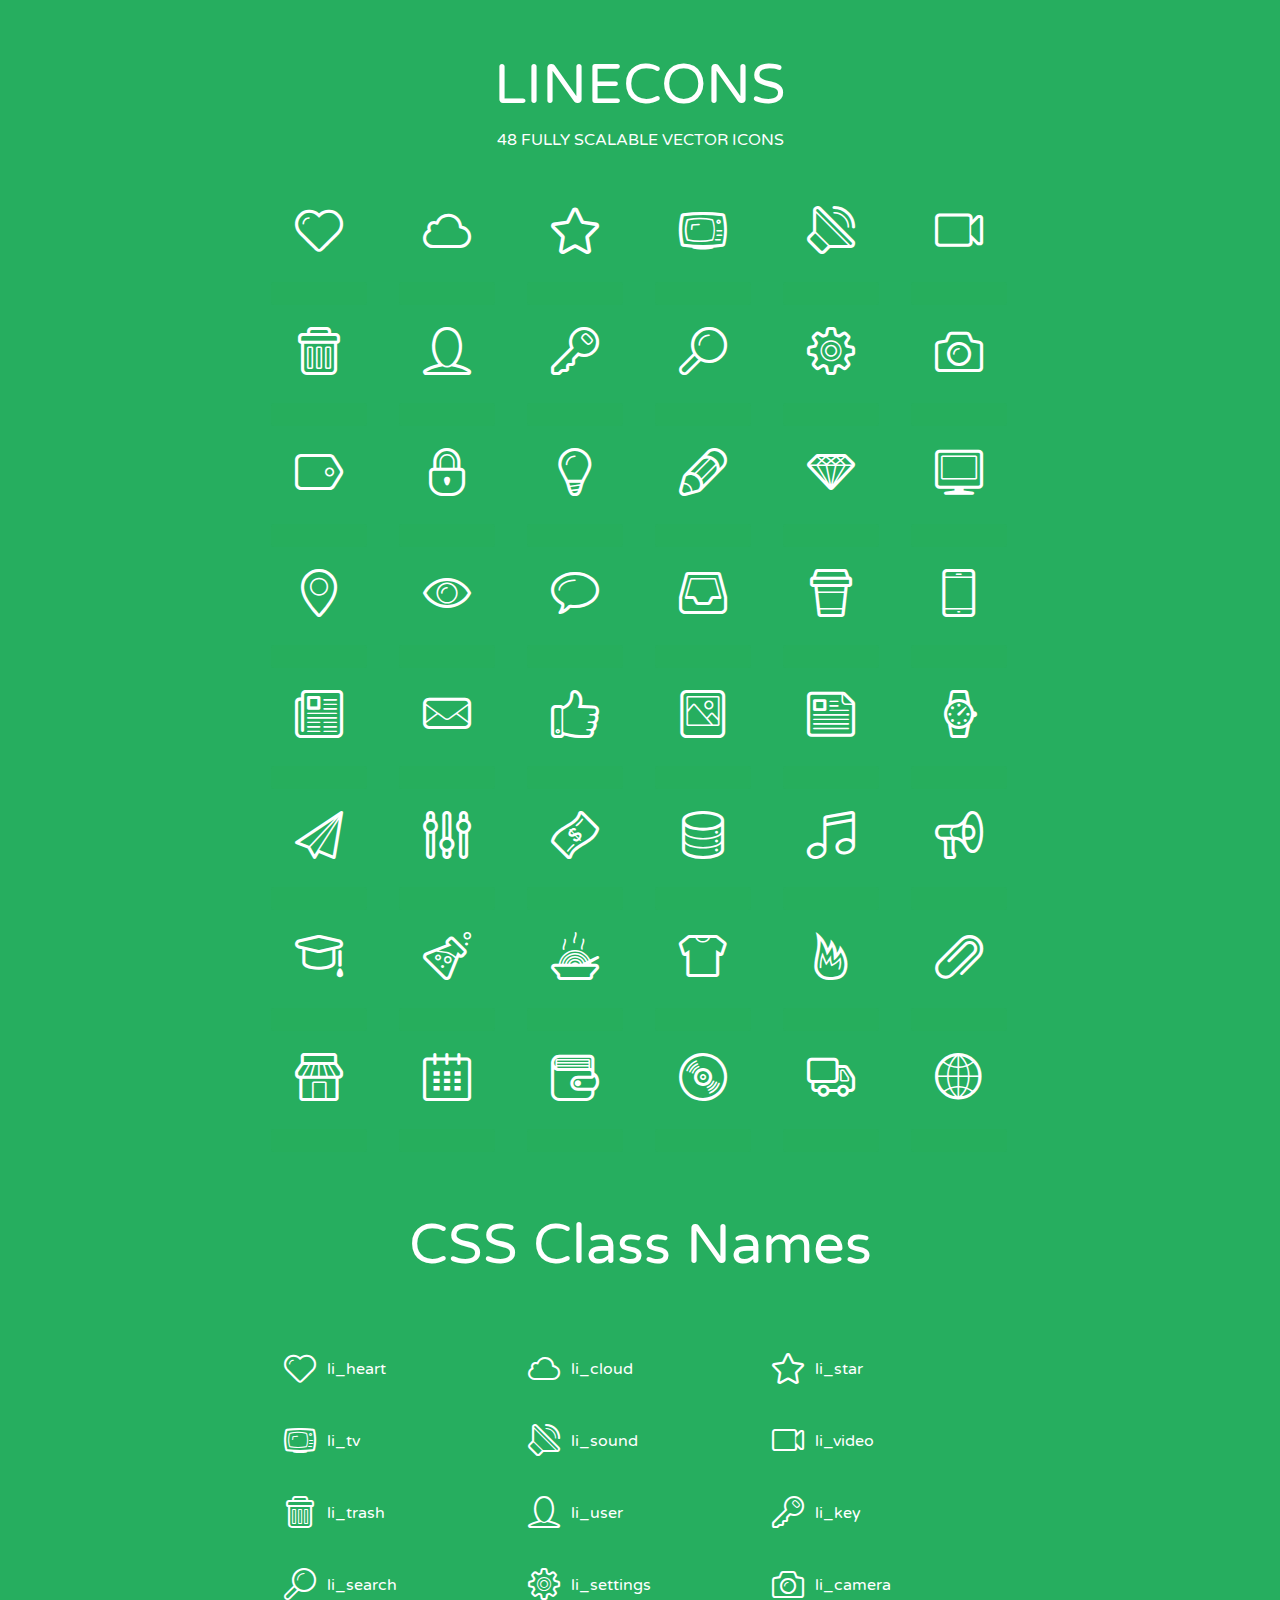
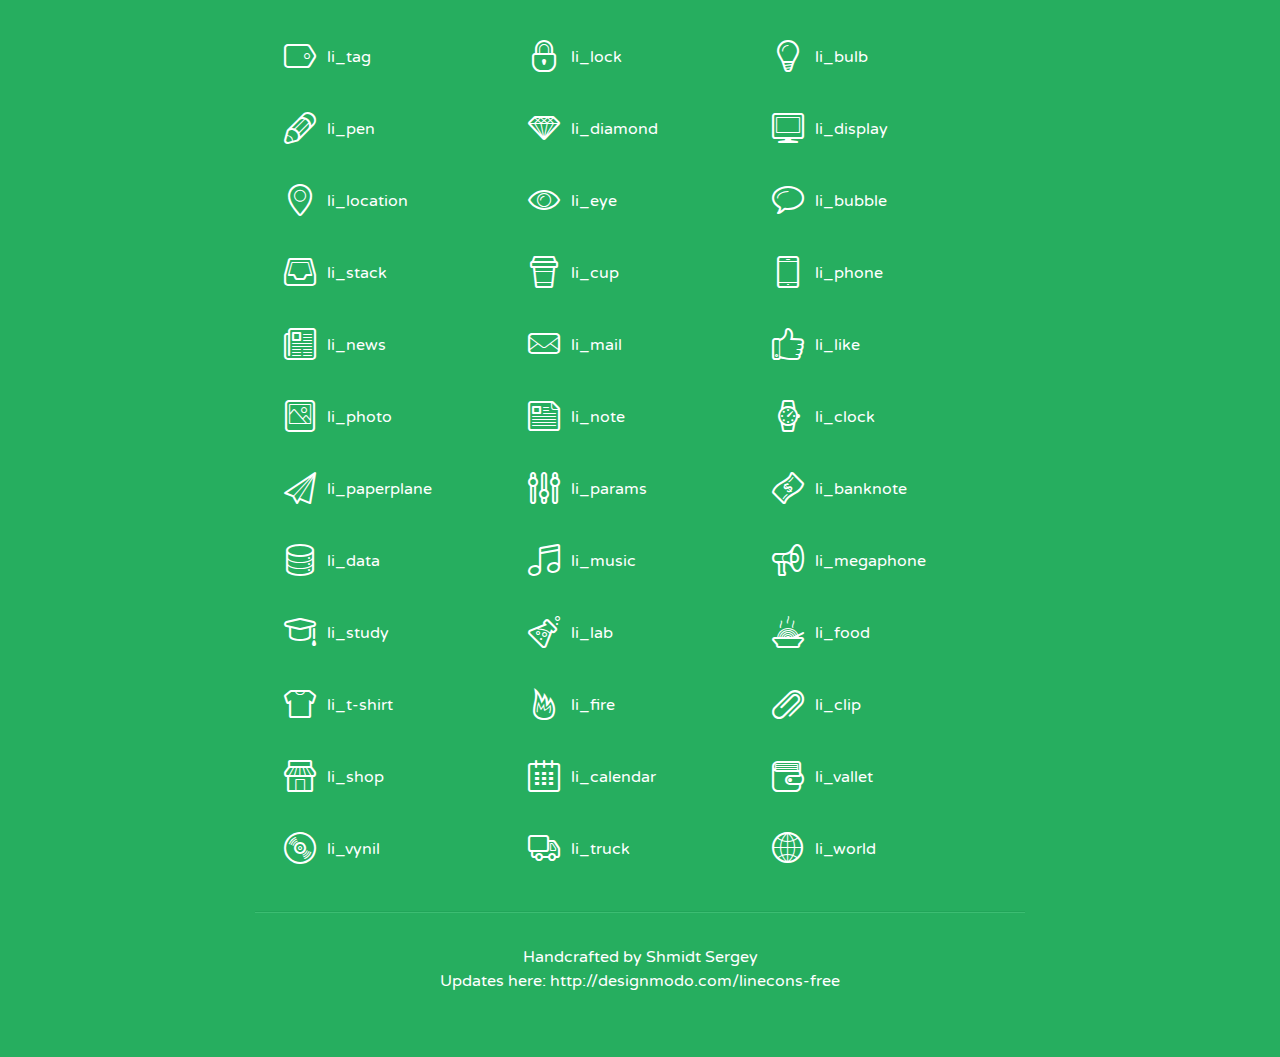
<file: login/admin/assets/lineicons/index.html>
<!doctype html>
<html>
<head>
<title>LINECONS - 48 Fully Scalable Vector Icons</title>
<link rel="stylesheet" href="style.css" />
<link href='http://fonts.googleapis.com/css?family=Varela+Round' rel='stylesheet' type='text/css'>
<!--[if lte IE 7]><script src="lte-ie7.js"></script><![endif]-->

<!-- 

Thanks http://icomoon.io/app/ for amazing service!

-->


<style>
	section, header, footer {display: block;}
	body {
		font-family: 'Varela Round', sans-serif;
		color: #333333;
		line-height: 1.5;
		font-size: 16px;
		background:#26ae5f;
		color:white;
		-moz-text-shadow: 0 1px 1px rgba(0, 0, 0, 0.21);
		-webkit-text-shadow: 0 1px 1px rgba(0, 0, 0, 0.21);
	}
	* {
		-moz-box-sizing: border-box;
		-webkit-box-sizing: border-box;
		box-sizing: border-box;
		margin: 0;
		padding: 0;
	}
	.glyph {
		float: left;
		text-align: center;
		padding: .5em;
		margin: 0 .5em;
		width: 7em;
		border-radius: .375em;
		top:0;
		position:relative;
		-webkit-transition:0.2s ease-in;
		-o-transition:0.2s ease-in;
		-moz-transition:0.2s ease-in;
		-ie-transition:0.2s ease-in;
		transition:0.2s ease-in;
	}
	.glyph input {
		width: 100%;
		text-align: center;
		font-family: consolas, monospace;
		border-radius:3px;
		border:none;
		padding:4px;
		background:#26AE5C;
		color:#26AE5C;
		-webkit-transition:0.2s ease-in;
		-o-transition:0.2s ease-in;
		-moz-transition:0.2s ease-in;
		-ie-transition:0.2s ease-in;
		transition:0.2s ease-in;
	}
	.glyph:hover input {
		background:#26ae5f;
		padding:4px;
		color:#ffffff;
	}
	.glyph:hover {
		-webkit-transition: all 0.5s ease-out;
		background:#222821;
		color:#fff;
		text-shadow: none;
		-moz-text-shadow: none;
		-webkit-text-shadow: none;
		top:-5px;
		position:relative;
	}
	.glyph input, .mtm {
		margin-top: .75em;
	}
	.w-main {
		width: 770px;
		text-align:center;
	}
	.centered {
		margin-left: auto;
		margin-right: auto;
	}
	.fs1 {
		font-size: 3em;
	}
	header {
		margin: 2em 0;
		padding-bottom: .5em;
	}
	header h1 {
		font-size: 3.5em;
		font-weight: normal;
	}
	.clearfix:before, .clearfix:after { content: ""; display: table; }
	.clearfix:after, .clear { clear: both; }
	footer {
		margin: 2em 0;
		padding: 2em 0;
		border-top: 1px solid rgb(60, 189, 114);
		box-shadow: 0 -1px rgb(33, 165, 89);
	}
	a, a:visited {
		color: #ffffff; text-decoration:none;
	}
	a:hover, a:focus {color: #222821; text-decoration:none;}
	.box1 {
		display: inline-block;
		width: 14em;
		padding: .25em .5em;
		margin: .5em 1em .5em 0;
		text-align:left;
		
	}
	.box1 span { 
		font-size:2em;
		position: relative;
		top: 0.25em;
		margin-right: 0.1em;
	}
</style>
</head>
<body>
	<div class="w-main centered">
	<section class="mtm clearfix" id="glyphs">
	<header>
		<h1>LINECONS</h1>
		<p>48 FULLY SCALABLE VECTOR ICONS</p>
	</header>
	<div class="glyph">
		<div class="fs1" aria-hidden="true" data-icon="&#xe000;"></div>
		<input type="text" readonly="readonly" value="&amp;#xe000;" />
	</div>
	<div class="glyph">
		<div class="fs1" aria-hidden="true" data-icon="&#xe001;"></div>
		<input type="text" readonly="readonly" value="&amp;#xe001;" />
	</div>
	<div class="glyph">
		<div class="fs1" aria-hidden="true" data-icon="&#xe002;"></div>
		<input type="text" readonly="readonly" value="&amp;#xe002;" />
	</div>
	<div class="glyph">
		<div class="fs1" aria-hidden="true" data-icon="&#xe003;"></div>
		<input type="text" readonly="readonly" value="&amp;#xe003;" />
	</div>
	<div class="glyph">
		<div class="fs1" aria-hidden="true" data-icon="&#xe004;"></div>
		<input type="text" readonly="readonly" value="&amp;#xe004;" />
	</div>
	<div class="glyph">
		<div class="fs1" aria-hidden="true" data-icon="&#xe005;"></div>
		<input type="text" readonly="readonly" value="&amp;#xe005;" />
	</div>
	<div class="glyph">
		<div class="fs1" aria-hidden="true" data-icon="&#xe006;"></div>
		<input type="text" readonly="readonly" value="&amp;#xe006;" />
	</div>
	<div class="glyph">
		<div class="fs1" aria-hidden="true" data-icon="&#xe007;"></div>
		<input type="text" readonly="readonly" value="&amp;#xe007;" />
	</div>
	<div class="glyph">
		<div class="fs1" aria-hidden="true" data-icon="&#xe008;"></div>
		<input type="text" readonly="readonly" value="&amp;#xe008;" />
	</div>
	<div class="glyph">
		<div class="fs1" aria-hidden="true" data-icon="&#xe009;"></div>
		<input type="text" readonly="readonly" value="&amp;#xe009;" />
	</div>
	<div class="glyph">
		<div class="fs1" aria-hidden="true" data-icon="&#xe00a;"></div>
		<input type="text" readonly="readonly" value="&amp;#xe00a;" />
	</div>
	<div class="glyph">
		<div class="fs1" aria-hidden="true" data-icon="&#xe00b;"></div>
		<input type="text" readonly="readonly" value="&amp;#xe00b;" />
	</div>
	<div class="glyph">
		<div class="fs1" aria-hidden="true" data-icon="&#xe00c;"></div>
		<input type="text" readonly="readonly" value="&amp;#xe00c;" />
	</div>
	<div class="glyph">
		<div class="fs1" aria-hidden="true" data-icon="&#xe00d;"></div>
		<input type="text" readonly="readonly" value="&amp;#xe00d;" />
	</div>
	<div class="glyph">
		<div class="fs1" aria-hidden="true" data-icon="&#xe00e;"></div>
		<input type="text" readonly="readonly" value="&amp;#xe00e;" />
	</div>
	<div class="glyph">
		<div class="fs1" aria-hidden="true" data-icon="&#xe00f;"></div>
		<input type="text" readonly="readonly" value="&amp;#xe00f;" />
	</div>
	<div class="glyph">
		<div class="fs1" aria-hidden="true" data-icon="&#xe010;"></div>
		<input type="text" readonly="readonly" value="&amp;#xe010;" />
	</div>
	<div class="glyph">
		<div class="fs1" aria-hidden="true" data-icon="&#xe011;"></div>
		<input type="text" readonly="readonly" value="&amp;#xe011;" />
	</div>
	<div class="glyph">
		<div class="fs1" aria-hidden="true" data-icon="&#xe012;"></div>
		<input type="text" readonly="readonly" value="&amp;#xe012;" />
	</div>
	<div class="glyph">
		<div class="fs1" aria-hidden="true" data-icon="&#xe013;"></div>
		<input type="text" readonly="readonly" value="&amp;#xe013;" />
	</div>
	<div class="glyph">
		<div class="fs1" aria-hidden="true" data-icon="&#xe014;"></div>
		<input type="text" readonly="readonly" value="&amp;#xe014;" />
	</div>
	<div class="glyph">
		<div class="fs1" aria-hidden="true" data-icon="&#xe015;"></div>
		<input type="text" readonly="readonly" value="&amp;#xe015;" />
	</div>
	<div class="glyph">
		<div class="fs1" aria-hidden="true" data-icon="&#xe016;"></div>
		<input type="text" readonly="readonly" value="&amp;#xe016;" />
	</div>
	<div class="glyph">
		<div class="fs1" aria-hidden="true" data-icon="&#xe017;"></div>
		<input type="text" readonly="readonly" value="&amp;#xe017;" />
	</div>
	<div class="glyph">
		<div class="fs1" aria-hidden="true" data-icon="&#xe018;"></div>
		<input type="text" readonly="readonly" value="&amp;#xe018;" />
	</div>
	<div class="glyph">
		<div class="fs1" aria-hidden="true" data-icon="&#xe019;"></div>
		<input type="text" readonly="readonly" value="&amp;#xe019;" />
	</div>
	<div class="glyph">
		<div class="fs1" aria-hidden="true" data-icon="&#xe01a;"></div>
		<input type="text" readonly="readonly" value="&amp;#xe01a;" />
	</div>
	<div class="glyph">
		<div class="fs1" aria-hidden="true" data-icon="&#xe01b;"></div>
		<input type="text" readonly="readonly" value="&amp;#xe01b;" />
	</div>
	<div class="glyph">
		<div class="fs1" aria-hidden="true" data-icon="&#xe01c;"></div>
		<input type="text" readonly="readonly" value="&amp;#xe01c;" />
	</div>
	<div class="glyph">
		<div class="fs1" aria-hidden="true" data-icon="&#xe01d;"></div>
		<input type="text" readonly="readonly" value="&amp;#xe01d;" />
	</div>
	<div class="glyph">
		<div class="fs1" aria-hidden="true" data-icon="&#xe01e;"></div>
		<input type="text" readonly="readonly" value="&amp;#xe01e;" />
	</div>
	<div class="glyph">
		<div class="fs1" aria-hidden="true" data-icon="&#xe01f;"></div>
		<input type="text" readonly="readonly" value="&amp;#xe01f;" />
	</div>
	<div class="glyph">
		<div class="fs1" aria-hidden="true" data-icon="&#xe020;"></div>
		<input type="text" readonly="readonly" value="&amp;#xe020;" />
	</div>
	<div class="glyph">
		<div class="fs1" aria-hidden="true" data-icon="&#xe021;"></div>
		<input type="text" readonly="readonly" value="&amp;#xe021;" />
	</div>
	<div class="glyph">
		<div class="fs1" aria-hidden="true" data-icon="&#xe022;"></div>
		<input type="text" readonly="readonly" value="&amp;#xe022;" />
	</div>
	<div class="glyph">
		<div class="fs1" aria-hidden="true" data-icon="&#xe023;"></div>
		<input type="text" readonly="readonly" value="&amp;#xe023;" />
	</div>
	<div class="glyph">
		<div class="fs1" aria-hidden="true" data-icon="&#xe024;"></div>
		<input type="text" readonly="readonly" value="&amp;#xe024;" />
	</div>
	<div class="glyph">
		<div class="fs1" aria-hidden="true" data-icon="&#xe025;"></div>
		<input type="text" readonly="readonly" value="&amp;#xe025;" />
	</div>
	<div class="glyph">
		<div class="fs1" aria-hidden="true" data-icon="&#xe026;"></div>
		<input type="text" readonly="readonly" value="&amp;#xe026;" />
	</div>
	<div class="glyph">
		<div class="fs1" aria-hidden="true" data-icon="&#xe027;"></div>
		<input type="text" readonly="readonly" value="&amp;#xe027;" />
	</div>
	<div class="glyph">
		<div class="fs1" aria-hidden="true" data-icon="&#xe028;"></div>
		<input type="text" readonly="readonly" value="&amp;#xe028;" />
	</div>
	<div class="glyph">
		<div class="fs1" aria-hidden="true" data-icon="&#xe029;"></div>
		<input type="text" readonly="readonly" value="&amp;#xe029;" />
	</div>
	<div class="glyph">
		<div class="fs1" aria-hidden="true" data-icon="&#xe02a;"></div>
		<input type="text" readonly="readonly" value="&amp;#xe02a;" />
	</div>
	<div class="glyph">
		<div class="fs1" aria-hidden="true" data-icon="&#xe02b;"></div>
		<input type="text" readonly="readonly" value="&amp;#xe02b;" />
	</div>
	<div class="glyph">
		<div class="fs1" aria-hidden="true" data-icon="&#xe02c;"></div>
		<input type="text" readonly="readonly" value="&amp;#xe02c;" />
	</div>
	<div class="glyph">
		<div class="fs1" aria-hidden="true" data-icon="&#xe02d;"></div>
		<input type="text" readonly="readonly" value="&amp;#xe02d;" />
	</div>
	<div class="glyph">
		<div class="fs1" aria-hidden="true" data-icon="&#xe02e;"></div>
		<input type="text" readonly="readonly" value="&amp;#xe02e;" />
	</div>
	<div class="glyph">
		<div class="fs1" aria-hidden="true" data-icon="&#xe02f;"></div>
		<input type="text" readonly="readonly" value="&amp;#xe02f;" />
	</div>
	</section>
	<div class="clear"></div>
	<section class="mtm clearfix" id="glyphs">
	<header>
		<h1>CSS Class Names</h1>
	</header>
	<span class="box1">
		<span aria-hidden="true" class="li_heart"></span>
		&nbsp;li_heart
	</span>
	<span class="box1">
		<span aria-hidden="true" class="li_cloud"></span>
		&nbsp;li_cloud
	</span>
	<span class="box1">
		<span aria-hidden="true" class="li_star"></span>
		&nbsp;li_star
	</span>
	<span class="box1">
		<span aria-hidden="true" class="li_tv"></span>
		&nbsp;li_tv
	</span>
	<span class="box1">
		<span aria-hidden="true" class="li_sound"></span>
		&nbsp;li_sound
	</span>
	<span class="box1">
		<span aria-hidden="true" class="li_video"></span>
		&nbsp;li_video
	</span>
	<span class="box1">
		<span aria-hidden="true" class="li_trash"></span>
		&nbsp;li_trash
	</span>
	<span class="box1">
		<span aria-hidden="true" class="li_user"></span>
		&nbsp;li_user
	</span>
	<span class="box1">
		<span aria-hidden="true" class="li_key"></span>
		&nbsp;li_key
	</span>
	<span class="box1">
		<span aria-hidden="true" class="li_search"></span>
		&nbsp;li_search
	</span>
	<span class="box1">
		<span aria-hidden="true" class="li_settings"></span>
		&nbsp;li_settings
	</span>
	<span class="box1">
		<span aria-hidden="true" class="li_camera"></span>
		&nbsp;li_camera
	</span>
	<span class="box1">
		<span aria-hidden="true" class="li_tag"></span>
		&nbsp;li_tag
	</span>
	<span class="box1">
		<span aria-hidden="true" class="li_lock"></span>
		&nbsp;li_lock
	</span>
	<span class="box1">
		<span aria-hidden="true" class="li_bulb"></span>
		&nbsp;li_bulb
	</span>
	<span class="box1">
		<span aria-hidden="true" class="li_pen"></span>
		&nbsp;li_pen
	</span>
	<span class="box1">
		<span aria-hidden="true" class="li_diamond"></span>
		&nbsp;li_diamond
	</span>
	<span class="box1">
		<span aria-hidden="true" class="li_display"></span>
		&nbsp;li_display
	</span>
	<span class="box1">
		<span aria-hidden="true" class="li_location"></span>
		&nbsp;li_location
	</span>
	<span class="box1">
		<span aria-hidden="true" class="li_eye"></span>
		&nbsp;li_eye
	</span>
	<span class="box1">
		<span aria-hidden="true" class="li_bubble"></span>
		&nbsp;li_bubble
	</span>
	<span class="box1">
		<span aria-hidden="true" class="li_stack"></span>
		&nbsp;li_stack
	</span>
	<span class="box1">
		<span aria-hidden="true" class="li_cup"></span>
		&nbsp;li_cup
	</span>
	<span class="box1">
		<span aria-hidden="true" class="li_phone"></span>
		&nbsp;li_phone
	</span>
	<span class="box1">
		<span aria-hidden="true" class="li_news"></span>
		&nbsp;li_news
	</span>
	<span class="box1">
		<span aria-hidden="true" class="li_mail"></span>
		&nbsp;li_mail
	</span>
	<span class="box1">
		<span aria-hidden="true" class="li_like"></span>
		&nbsp;li_like
	</span>
	<span class="box1">
		<span aria-hidden="true" class="li_photo"></span>
		&nbsp;li_photo
	</span>
	<span class="box1">
		<span aria-hidden="true" class="li_note"></span>
		&nbsp;li_note
	</span>
	<span class="box1">
		<span aria-hidden="true" class="li_clock"></span>
		&nbsp;li_clock
	</span>
	<span class="box1">
		<span aria-hidden="true" class="li_paperplane"></span>
		&nbsp;li_paperplane
	</span>
	<span class="box1">
		<span aria-hidden="true" class="li_params"></span>
		&nbsp;li_params
	</span>
	<span class="box1">
		<span aria-hidden="true" class="li_banknote"></span>
		&nbsp;li_banknote
	</span>
	<span class="box1">
		<span aria-hidden="true" class="li_data"></span>
		&nbsp;li_data
	</span>
	<span class="box1">
		<span aria-hidden="true" class="li_music"></span>
		&nbsp;li_music
	</span>
	<span class="box1">
		<span aria-hidden="true" class="li_megaphone"></span>
		&nbsp;li_megaphone
	</span>
	<span class="box1">
		<span aria-hidden="true" class="li_study"></span>
		&nbsp;li_study
	</span>
	<span class="box1">
		<span aria-hidden="true" class="li_lab"></span>
		&nbsp;li_lab
	</span>
	<span class="box1">
		<span aria-hidden="true" class="li_food"></span>
		&nbsp;li_food
	</span>
	<span class="box1">
		<span aria-hidden="true" class="li_t-shirt"></span>
		&nbsp;li_t-shirt
	</span>
	<span class="box1">
		<span aria-hidden="true" class="li_fire"></span>
		&nbsp;li_fire
	</span>
	<span class="box1">
		<span aria-hidden="true" class="li_clip"></span>
		&nbsp;li_clip
	</span>
	<span class="box1">
		<span aria-hidden="true" class="li_shop"></span>
		&nbsp;li_shop
	</span>
	<span class="box1">
		<span aria-hidden="true" class="li_calendar"></span>
		&nbsp;li_calendar
	</span>
	<span class="box1">
		<span aria-hidden="true" class="li_vallet"></span>
		&nbsp;li_vallet
	</span>
	<span class="box1">
		<span aria-hidden="true" class="li_vynil"></span>
		&nbsp;li_vynil
	</span>
	<span class="box1">
		<span aria-hidden="true" class="li_truck"></span>
		&nbsp;li_truck
	</span>
	<span class="box1">
		<span aria-hidden="true" class="li_world"></span>
		&nbsp;li_world
	</span>
	</section>
	<footer>
		<p>Handcrafted by <a href="http://shmidt.in">Shmidt Sergey</a></p>
		<p>Updates here: <a href="http://designmodo.com/linecons-free">http://designmodo.com/linecons-free</a></p>
	</footer>
	</div>
	<script>
	document.getElementById("glyphs").addEventListener("click", function(e) {
		var target = e.target;
		if (target.tagName === "INPUT") {
			target.select();
		}
	});
	</script>
</body>
</html>
</file>
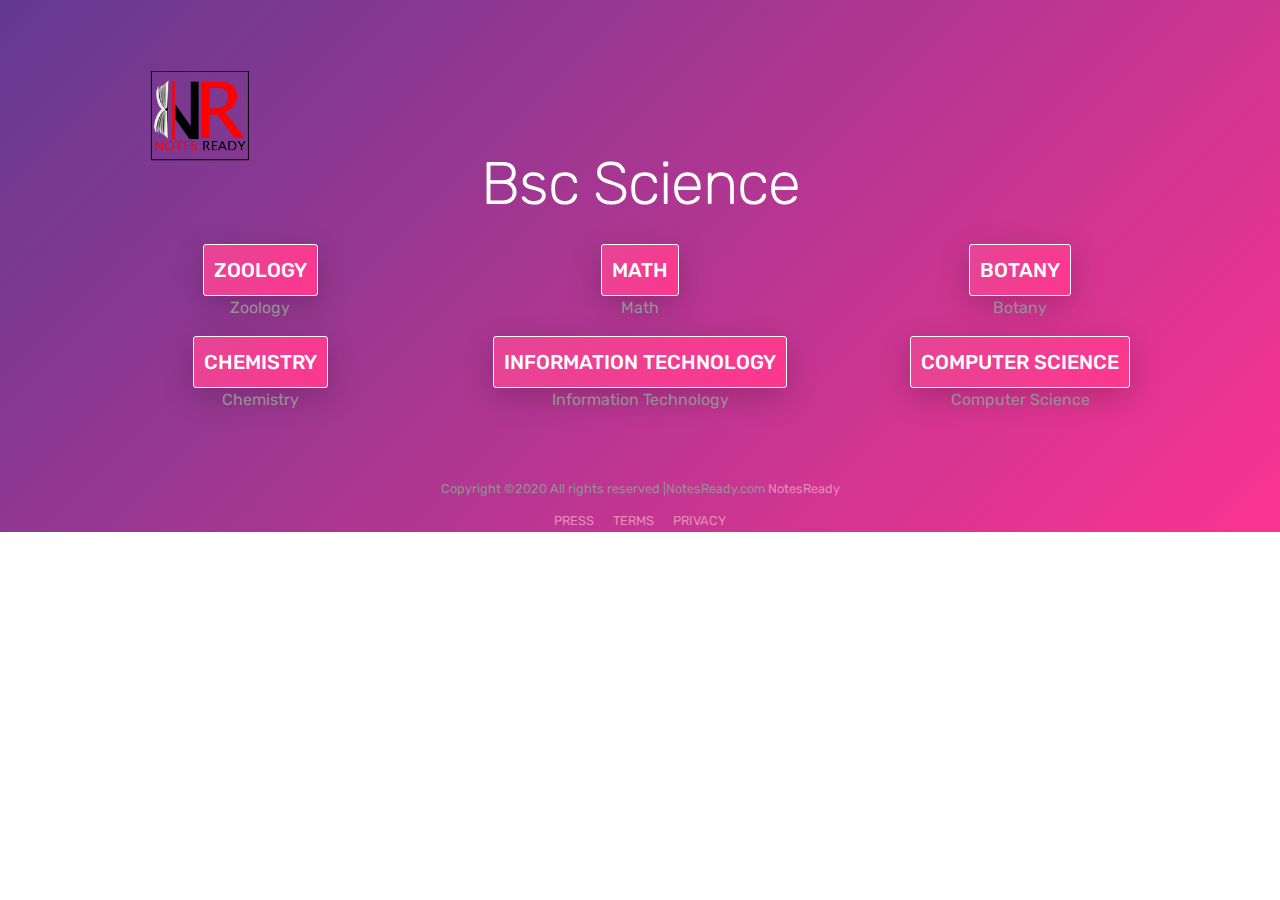
<file: Bsc Science.html>
<!doctype html>
<html lang="en">

<head>
    <title>MobApp - App Landing Page Template</title>
    <!-- Required meta tags -->
    <meta charset="utf-8">
    <meta name="viewport" content="width=device-width, initial-scale=1, shrink-to-fit=no">
    <meta name="description" content="Mobland - Mobile App Landing Page Template">
    <meta name="keywords" content="HTML5, bootstrap, mobile, app, landing, ios, android, responsive">

    <!-- Font -->
    <link rel="dns-prefetch" href="//fonts.googleapis.com">
    <link href="https://fonts.googleapis.com/css?family=Rubik:300,400,500" rel="stylesheet">

    <!-- Bootstrap CSS -->
    <link rel="stylesheet" href="css/bootstrap.min.css">
    <!-- Themify Icons -->
    <link rel="stylesheet" href="css/themify-icons.css">
    <!-- Owl carousel -->
    <link rel="stylesheet" href="css/owl.carousel.min.css">
    <!-- Main css -->
    <link href="css/style.css" rel="stylesheet">
</head>

<body data-spy="scroll" data-target="#navbar" data-offset="30">

    <!-- Nav Menu -->

    <div class="nav-menu fixed-top">
        <div class="container">
            <div class="row">
                <div class="col-md-12">
                    <nav class="navbar navbar-dark navbar-expand-lg">
                        <a class="navbar-brand" href="index.html"><img src="images/logo.png" class="img-fluid" alt="logo" width="200px"></a> <button class="navbar-toggler" type="button" data-toggle="collapse" data-target="#navbar" aria-controls="navbar" aria-expanded="false" aria-label="Toggle navigation"> <span class="navbar-toggler-icon"></span> </button>
                        <!-- <div class="collapse navbar-collapse" id="navbar">
                            <ul class="navbar-nav ml-auto">
                                <li class="nav-item"> <a class="nav-link active" href="#home">HOME <span class="sr-only">(current)</span></a> </li>
                                <li class="nav-item"> <a class="nav-link" href="#features">FEATURES</a> </li>
                                <li class="nav-item"> <a class="nav-link" href="#gallery">ABOUT</a> </li>
                                <li class="nav-item"> <a class="nav-link" href="#">COURSE</a> </li>
                                <li class="nav-item"> <a class="nav-link" href="#contact">CONTACT</a> </li>
                                <li class="nav-item"> <a class="nav-link" href="login/index.php">SIGNUP</a> </li>
                                <li class="nav-item"> <a class="nav-link" href="login/index.php">LOGIN</a> </li>
                                <li class="nav-item"> <a class="nav-link" href="login/welcome.php">PROFILE</a> </li>
                                
                            </ul> -->
                        </div>
                    </nav>
                </div>
            </div>
        </div>
    </div>


    <header class="bg-gradient" id="home">
        <div class="container mt-5">
            <section class="feature-area">
                	<h1> Bsc Science</h1>
	<div class="feature-inner row">
		<div class="col-lg-4 col-md-6">
					<div class="feature-item">
						
						<!-- <h4><input type="button" value="Zoology" onclick="window.location='zoology.html'" style="
                            padding: 10px;font-size: 20px;border: 1px solid;color: rgb(0, 0, 0);"></h4> -->

                            <input type="submit" class="btn1 btn btn-primary"  value="Zoology" onblur="check_if_exists()" onclick="window.location='Zoology.html'" style="
padding: 10px;font-size: 20px;border: 1px solid;color: white;">
						<div class="wow fadeIn" data-wow-duration="1s" data-wow-delay=".1s">
							<p>
								Zoology
							</p>
						</div>
					</div>
		</div>
		<div class="col-lg-4 col-md-6">
					<div class="feature-item">
						
						<!-- <h4><input type="button" value="Math" onclick="window.location='math.html'" style="
                            padding: 10px;font-size: 20px;border: 1px solid;color: rgb(0, 0, 0);"></h4> -->

                            <input type="submit" class="btn1 btn btn-primary"  value="Math" onblur="check_if_exists()" onclick="window.location='Math.html'" style="
padding: 10px;font-size: 20px;border: 1px solid;color: white;">
						<div class="wow fadeIn" data-wow-duration="1s" data-wow-delay=".1s">
							<p>
								Math
							</p>
						</div>
					</div>
		</div>
		<div class="col-lg-4 col-md-6">
					<div class="feature-item">
						
						<!-- <h4><input type="button" value="Botany" onclick="window.location='Botany.html'" style="
                            padding: 10px;font-size: 20px;border: 1px solid;color: rgb(0, 0, 0);"></h4> -->
                            <input type="submit" class="btn1 btn btn-primary"  value="Botany" onblur="check_if_exists()" onclick="window.location='Botany.html'" style="
padding: 10px;font-size: 20px;border: 1px solid;color: white;">
						<div class="wow fadeIn" data-wow-duration="1s" data-wow-delay=".1s">
							<p>
								Botany
							</p>
						</div>
					</div>
		</div>
		<div class="col-lg-4 col-md-6">
					<div class="feature-item">
						
						<!-- <h4><input type="button" value="Chemistry" onclick="window.location='Chemistry.html'" style="
                            padding: 10px;font-size: 20px;border: 1px solid;color: rgb(0, 0, 0);"></h4> -->
                            <input type="submit" class="btn1 btn btn-primary"  value="Chemistry" onblur="check_if_exists()" onclick="window.location='Chemistry.html'" style="
padding: 10px;font-size: 20px;border: 1px solid;color: white;">
						<div class="wow fadeIn" data-wow-duration="1s" data-wow-delay=".1s">
							<p>
								Chemistry
							</p>
						</div>
					</div>
		</div>
		<div class="col-lg-4 col-md-6">
					<div class="feature-item">
						
						<!-- <h4><input type="button" value="Information Technology" onclick="window.location='Information_Technology.html'" style="
                            padding: 10px;font-size: 20px;border: 1px solid;color: rgb(0, 0, 0);"></h4> -->

                            <input type="submit" class="btn1 btn btn-primary"  value="Information Technology" onblur="check_if_exists()" onclick="window.location='Information_Technology.html'" style="
padding: 10px;font-size: 20px;border: 1px solid;color: white;">
						<div class="wow fadeIn" data-wow-duration="1s" data-wow-delay=".1s">
							<p>
								Information Technology
							</p>
						</div>
					</div>
		</div>
		<div class="col-lg-4 col-md-6">
					<div class="feature-item">
						
						<!-- <h4><input type="button" value="Computer Science" onclick="window.location='Computer_Science.html'" style="
                            padding: 10px;font-size: 20px;border: 1px solid;color: rgb(0, 0, 0);"></h4> -->

                            <input type="submit" class="btn1 btn btn-primary"  value="Computer Science" onblur="check_if_exists()" onclick="window.location='Computer_Science.html'" style="
padding: 10px;font-size: 20px;border: 1px solid;color: white;">
						<div class="wow fadeIn" data-wow-duration="1s" data-wow-delay=".1s">
							<p>
								Computer Science
							</p>
						</div>
					</div>
		</div>


	</div>
            </section>
       



    

    <!-- // end .section -->
    <footer class="my-5 text-center">
        <!-- Copyright removal is not prohibited! -->
        <p class="mb-2"><small>Copyright ©2020 All rights reserved |NotesReady.com <a href="https://notesready.com">NotesReady</a></small></p>

        <small>
            <a href="#" class="m-2">PRESS</a>
            <a href="#" class="m-2">TERMS</a>
            <a href="#" class="m-2">PRIVACY</a>
        </small>
    </footer>

    <!-- jQuery and Bootstrap -->
    <script src="js/jquery-3.2.1.min.js"></script>
    <script src="js/bootstrap.bundle.min.js"></script>
    <!-- Plugins JS -->
    <script src="js/owl.carousel.min.js"></script>
    <!-- Custom JS -->
    <script src="js/script.js"></script>

</body>

</html>
</file>
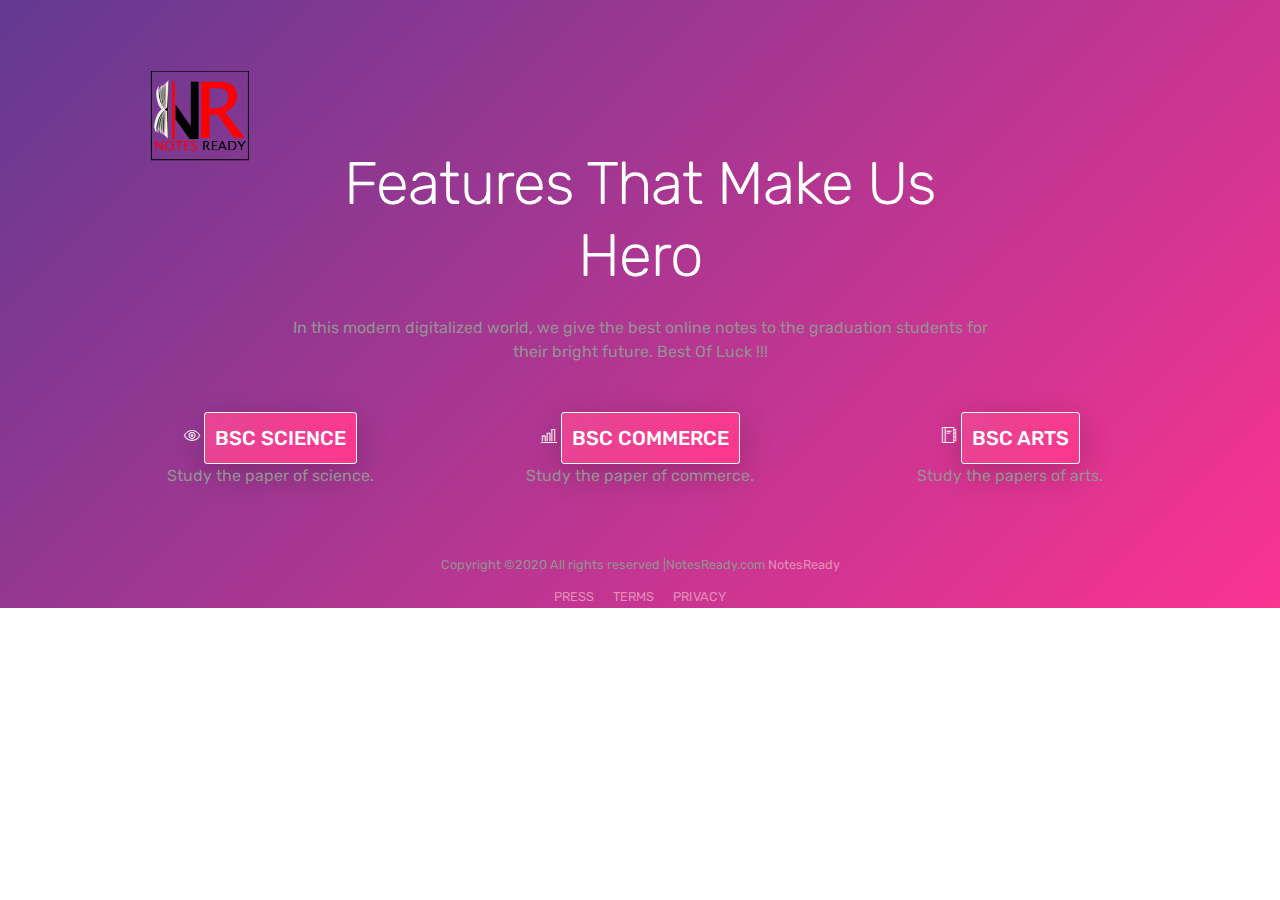
<file: COURSE.html>
<!doctype html>
<html lang="en">

<head>
    <title>MobApp - App Landing Page Template</title>
    <!-- Required meta tags -->
    <meta charset="utf-8">
    <meta name="viewport" content="width=device-width, initial-scale=1, shrink-to-fit=no">
    <meta name="description" content="Mobland - Mobile App Landing Page Template">
    <meta name="keywords" content="HTML5, bootstrap, mobile, app, landing, ios, android, responsive">

    <!-- Font -->
    <link rel="dns-prefetch" href="//fonts.googleapis.com">
    <link href="https://fonts.googleapis.com/css?family=Rubik:300,400,500" rel="stylesheet">

    <!-- Bootstrap CSS -->
    <link rel="stylesheet" href="css/bootstrap.min.css">
    <!-- Themify Icons -->
    <link rel="stylesheet" href="css/themify-icons.css">
    <!-- Owl carousel -->
    <link rel="stylesheet" href="css/owl.carousel.min.css">
    <!-- Main css -->
    <link href="css/style.css" rel="stylesheet">
</head>

<body data-spy="scroll" data-target="#navbar" data-offset="30">

    <!-- Nav Menu -->

    <div class="nav-menu fixed-top">
        <div class="container">
            <div class="row">
                <div class="col-md-12">
                    <nav class="navbar navbar-dark navbar-expand-lg">
                        <a class="navbar-brand" href="index.html"><img src="images/logo.png" class="img-fluid" alt="logo" width="200px"></a> <button class="navbar-toggler" type="button" data-toggle="collapse" data-target="#navbar" aria-controls="navbar" aria-expanded="false" aria-label="Toggle navigation"> <span class="navbar-toggler-icon"></span> </button>
                        <!-- <div class="collapse navbar-collapse" id="navbar">
                            <ul class="navbar-nav ml-auto">
                                <li class="nav-item"> <a class="nav-link active" href="#home">HOME <span class="sr-only">(current)</span></a> </li>
                                <li class="nav-item"> <a class="nav-link" href="#features">FEATURES</a> </li>
                                <li class="nav-item"> <a class="nav-link" href="#gallery">ABOUT</a> </li>
                                <li class="nav-item"> <a class="nav-link" href="#">COURSE</a> </li>
                                <li class="nav-item"> <a class="nav-link" href="#contact">CONTACT</a> </li>
                                <li class="nav-item"> <a class="nav-link" href="login/index.php">SIGNUP</a> </li>
                                <li class="nav-item"> <a class="nav-link" href="login/index.php">LOGIN</a> </li>
                                <li class="nav-item"> <a class="nav-link" href="login/welcome.php">PROFILE</a> </li>
                                
                            </ul> -->
                        </div>
                    </nav>
                </div>
            </div>
        </div>
    </div>


    <header class="bg-gradient" id="home">
        <div class="container mt-5">
            <section class="feature-area">
                <div class="container">
                    <div class="row justify-content-center">
                        <div class="col-lg-8">
                            <div class="section-title text-center">
                                <h1>Features That Make Us Hero</h1>
                                <p>
                                    In this modern digitalized world, we give the best online notes to the graduation students for their bright future. Best Of Luck !!!
                                </p>
                            </div>
                        </div>
                    </div>
                    <div class="feature-inner row">
                        <div class="col-lg-4 col-md-6">
                            <div class="feature-item">
                                <i class="ti-eye"></i>
                                <!-- <h4><input type="button" value="Bsc Science" onclick="window.location='Bsc Science.html'" style="
                                    padding: 10px;font-size: 20px;border: 1px solid;color: rgb(0, 0, 0);"></h4> -->

<input type="submit" class="btn1 btn btn-primary" value="Bsc Science" onblur="check_if_exists()" onclick="window.location='Bsc Science.html'" style="
padding: 10px;font-size: 20px;border: 1px solid;color: white;">
                               
                                <div class="wow fadeIn" data-wow-duration="1s" data-wow-delay=".1s">
                                    <p>
                                        Study the paper of science.
                                    </p>
                                </div>
                            </div>
                        </div>
                        <div class="col-lg-4 col-md-6">
                            <div class="feature-item">
                                <i class="ti-bar-chart"></i>
                                <!-- <h4><input type="button" value="Bsc Commerce" onclick="window.location='Bsc Commerce.html'" style="
                                    padding: 10px;font-size: 20px;border: 1px solid;color: rgb(0, 0, 0);"></h4> -->

                                    <input type="submit" class="btn1 btn btn-primary" onclick="window.location='Bsc Commerce.html'" value="Bsc Commerce" onblur="check_if_exists()" onclick="window.location='Bsc Science.html'" style="
padding: 10px;font-size: 20px;border: 1px solid;color: white;">
                                
                                <div class="wow fadeIn" data-wow-duration="1s" data-wow-delay=".3s">
                                    <p>
                                        Study the paper of commerce.
                                    </p>
                                </div>
                            </div>
                        </div>
                        <div class="col-lg-4 col-md-6">
                            <div class="feature-item">
                                <i class="ti-agenda"></i>
                                <!-- <h4><input type="button" value="Bsc Arts" onclick="window.location='Bsc Arts1.html'" style="
                                    padding: 10px;font-size: 20px;border: 1px solid;color: rgb(0, 0, 0);"></h4> -->

                                    <input type="submit" class="btn1 btn btn-primary" onclick="window.location='Bsc Arts.html'" value="Bsc Arts" onblur="check_if_exists()" onclick="window.location='Bsc Science.html'" style="
padding: 10px;font-size: 20px;border: 1px solid;color: white;">
                                
                                <div class="wow fadeIn" data-wow-duration="1s" data-wow-delay=".5s">
                                    <p>
                                         Study the papers of arts.
                                    </p>
                                </div>
                            </div>
                        </div>
                        <!-- <div class="col-lg-4 col-md-6">
                            <div class="feature-item">
                                <i class="ti-key"></i>
                                <h4>Informational technology</h4>
                                <div class="wow fadeIn" data-wow-duration="1s" data-wow-delay=".1s">
                                    <p>
                                        computers are the best techinique to do any operations.
                                    </p>
                                </div>
                            </div>
                        </div>
                        <!--<div class="col-lg-4 col-md-6">
                            <div class="feature-item">
                                <i class="ti-files"></i>
                                <h4>Source File Included</h4>
                                <div class="wow fadeIn" data-wow-duration="1s" data-wow-delay=".3s">
                                    <p>
                                        Lorem ipsum dolor sit amet consec tetur adipisicing elit, sed do eiusmod tempor incididunt labore.
                                    </p>
                                </div>
                            </div>
                        </div>
                        <div class="col-lg-4 col-md-6">
                            <div class="feature-item">
                                <i class="ti-headphone-alt"></i>
                                <h4>Live Support</h4>
                                <div class="wow fadeIn" data-wow-duration="1s" data-wow-delay=".5s">
                                    <p>
                                        Lorem ipsum dolor sit amet consec tetur adipisicing elit, sed do eiusmod tempor incididunt labore.
                                    </p>
                                </div>
                            </div>
                        </div> -->
                    </div>
                </div>
            </section>
       



    

    <!-- // end .section -->
    <footer class="my-5 text-center">
        <!-- Copyright removal is not prohibited! -->
        <p class="mb-2"><small>Copyright ©2020 All rights reserved |NotesReady.com <a href="https://notesready.com">NotesReady</a></small></p>

        <small>
            <a href="#" class="m-2">PRESS</a>
            <a href="#" class="m-2">TERMS</a>
            <a href="#" class="m-2">PRIVACY</a>
        </small>
    </footer>

    <!-- jQuery and Bootstrap -->
    <script src="js/jquery-3.2.1.min.js"></script>
    <script src="js/bootstrap.bundle.min.js"></script>
    <!-- Plugins JS -->
    <script src="js/owl.carousel.min.js"></script>
    <!-- Custom JS -->
    <script src="js/script.js"></script>

</body>

</html>
</file>
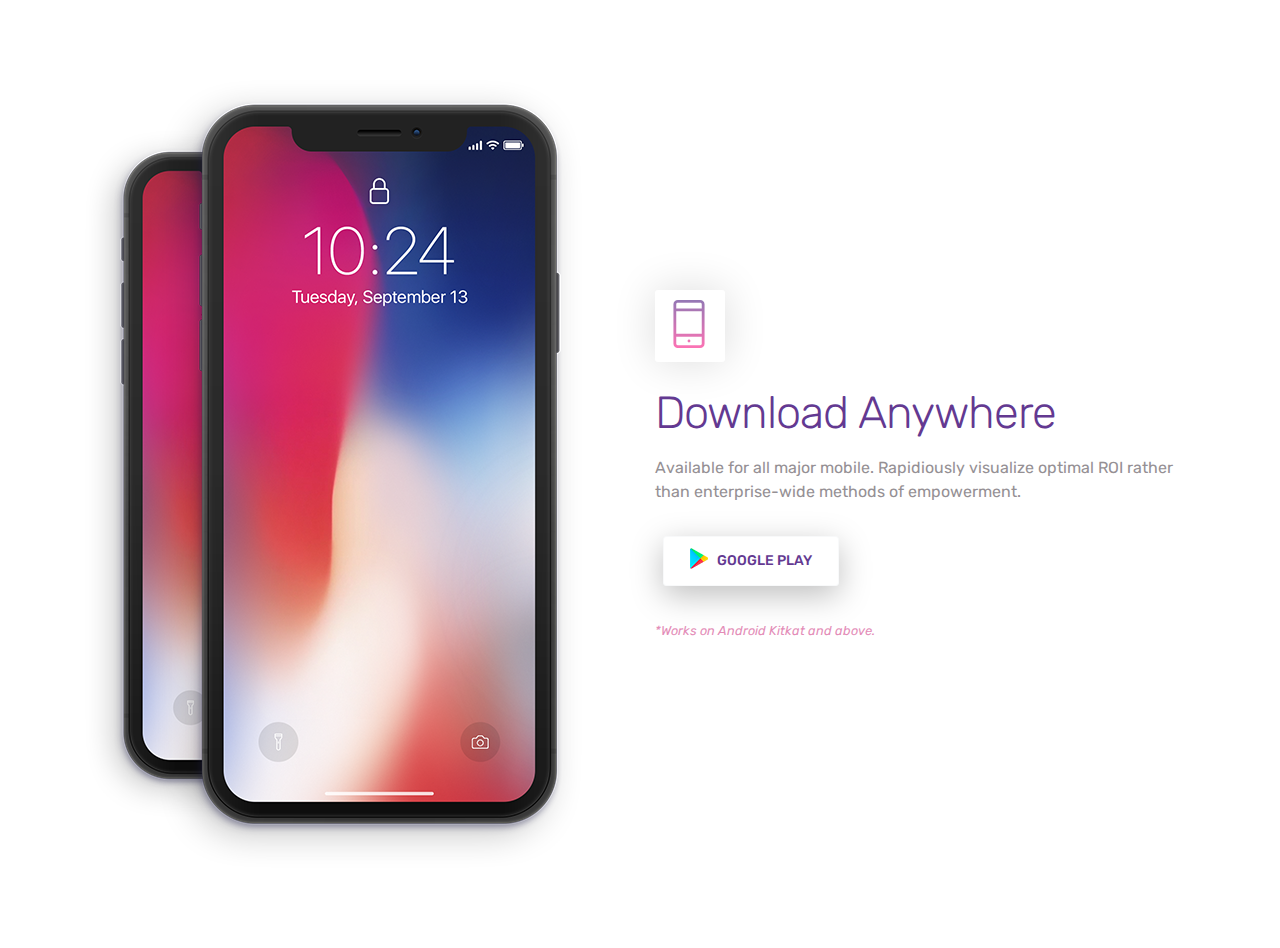
<file: downloadapp.html>
<!DOCTYPE html>
<html lang="en">
<head>
    <meta charset="UTF-8">
    <meta name="viewport" content="width=device-width, initial-scale=1.0">
    <title>Download our app</title>
    <!-- Font -->
    <link rel="dns-prefetch" href="//fonts.googleapis.com">
    <link href="https://fonts.googleapis.com/css?family=Rubik:300,400,500" rel="stylesheet">

    <!-- Bootstrap CSS -->
    <link rel="stylesheet" href="css/bootstrap.min.css">
    <!-- Themify Icons -->
    <link rel="stylesheet" href="css/themify-icons.css">
    <!-- Owl carousel -->
    <link rel="stylesheet" href="css/owl.carousel.min.css">
    <!-- Main css -->
    <link href="css/style.css" rel="stylesheet">
</head>
<body>
    <div class="section">

        <div class="container">
            <div class="row">
                <div class="col-md-6">
                    <img src="images/dualphone.png" alt="dual phone" class="img-fluid">
                </div>
                <div class="col-md-6 d-flex align-items-center">
                    <div>
                        <!-- <div class="box-icon"><span class="ti-rocket gradient-fill ti-3x"></span></div>
                        <h2>Download Anywhere</h2>
                        <p class="mb-4">Available for all major mobile. Rapidiously visualize optimal ROI rather than enterprise-wide methods of empower.</p>
                        <a href="#" class="btn btn-primary">Explore Course</a></div> -->

                        <div">

                            <div class="box-icon"><span class="ti-mobile gradient-fill ti-3x"></span></div>
                            <h2>Download Anywhere</h2>
                            <p class="mb-4">Available for all major mobile. Rapidiously visualize optimal ROI rather than enterprise-wide methods of empowerment. </p>
                            <div class="my-4">
            
                                <!-- <a href="#" class="btn btn-light"><img src="images/appleicon.png" alt="icon"> App Store</a> -->
                                <a href="#" class="btn btn-light"><img src="images/playicon.png" alt="icon"> Google play</a>
                            </div>
                            <p class="text-primary"><small><i>*Works on Android Kitkat and above. </i></small></p>
                        </div>
                </div>
            </div>

        </div>

    </div>
</body>
</html>
</file>
<file: login/admin/assets/lineicons/style.css>
@font-face {
	font-family: 'linecons';
	src:url('fonts/linecons.eot');
}
@font-face {
	font-family: 'linecons';
	src: url([data-uri]) format('svg'),
		 url([data-uri]) format('truetype');
	font-weight: normal;
	font-style: normal;
}

/* Use the following CSS code if you want to use data attributes for inserting your icons */
[data-icon]:before {
	font-family: 'linecons';
	content: attr(data-icon);
	speak: none;
	font-weight: normal;
	line-height: 1;
	-webkit-font-smoothing: antialiased;
}

/* Use the following CSS code if you want to have a class per icon */
[class^="li_"]:before, [class*=" li_"]:before {
	font-family: 'linecons';
	font-style: normal;
	speak: none;
	font-weight: normal;
	line-height: 1;
	-webkit-font-smoothing: antialiased;
}
.li_heart:before {
	content: "\e000";
}
.li_cloud:before {
	content: "\e001";
}
.li_star:before {
	content: "\e002";
}
.li_tv:before {
	content: "\e003";
}
.li_sound:before {
	content: "\e004";
}
.li_video:before {
	content: "\e005";
}
.li_trash:before {
	content: "\e006";
}
.li_user:before {
	content: "\e007";
}
.li_key:before {
	content: "\e008";
}
.li_search:before {
	content: "\e009";
}
.li_settings:before {
	content: "\e00a";
}
.li_camera:before {
	content: "\e00b";
}
.li_tag:before {
	content: "\e00c";
}
.li_lock:before {
	content: "\e00d";
}
.li_bulb:before {
	content: "\e00e";
}
.li_pen:before {
	content: "\e00f";
}
.li_diamond:before {
	content: "\e010";
}
.li_display:before {
	content: "\e011";
}
.li_location:before {
	content: "\e012";
}
.li_eye:before {
	content: "\e013";
}
.li_bubble:before {
	content: "\e014";
}
.li_stack:before {
	content: "\e015";
}
.li_cup:before {
	content: "\e016";
}
.li_phone:before {
	content: "\e017";
}
.li_news:before {
	content: "\e018";
}
.li_mail:before {
	content: "\e019";
}
.li_like:before {
	content: "\e01a";
}
.li_photo:before {
	content: "\e01b";
}
.li_note:before {
	content: "\e01c";
}
.li_clock:before {
	content: "\e01d";
}
.li_paperplane:before {
	content: "\e01e";
}
.li_params:before {
	content: "\e01f";
}
.li_banknote:before {
	content: "\e020";
}
.li_data:before {
	content: "\e021";
}
.li_music:before {
	content: "\e022";
}
.li_megaphone:before {
	content: "\e023";
}
.li_study:before {
	content: "\e024";
}
.li_lab:before {
	content: "\e025";
}
.li_food:before {
	content: "\e026";
}
.li_t-shirt:before {
	content: "\e027";
}
.li_fire:before {
	content: "\e028";
}
.li_clip:before {
	content: "\e029";
}
.li_shop:before {
	content: "\e02a";
}
.li_calendar:before {
	content: "\e02b";
}
.li_vallet:before {
	content: "\e02c";
}
.li_vynil:before {
	content: "\e02d";
}
.li_truck:before {
	content: "\e02e";
}
.li_world:before {
	content: "\e02f";
}
</file>
<file: css/themify-icons.css>
@font-face {
    font-family: 'themify';
    src: url('../fonts/themify.eot?-fvbane');
    src: url('../fonts/themify.eot?#iefix-fvbane') format('embedded-opentype'), url('../fonts/themify.woff?-fvbane') format('woff'), url('../fonts/themify.ttf?-fvbane') format('truetype'), url('../fonts/themify.svg?-fvbane#themify') format('svg');
    font-weight: normal;
    font-style: normal;
}

[class^="ti-"],
[class*=" ti-"] {
    font-family: 'themify';
    speak: none;
    font-style: normal;
    font-weight: normal;
    font-variant: normal;
    text-transform: none;
    line-height: 1;
    /* Better Font Rendering =========== */
    -webkit-font-smoothing: antialiased;
    -moz-osx-font-smoothing: grayscale;
}

.ti-wand:before {
    content: "\e600";
}

.ti-volume:before {
    content: "\e601";
}

.ti-user:before {
    content: "\e602";
}

.ti-unlock:before {
    content: "\e603";
}

.ti-unlink:before {
    content: "\e604";
}

.ti-trash:before {
    content: "\e605";
}

.ti-thought:before {
    content: "\e606";
}

.ti-target:before {
    content: "\e607";
}

.ti-tag:before {
    content: "\e608";
}

.ti-tablet:before {
    content: "\e609";
}

.ti-star:before {
    content: "\e60a";
}

.ti-spray:before {
    content: "\e60b";
}

.ti-signal:before {
    content: "\e60c";
}

.ti-shopping-cart:before {
    content: "\e60d";
}

.ti-shopping-cart-full:before {
    content: "\e60e";
}

.ti-settings:before {
    content: "\e60f";
}

.ti-search:before {
    content: "\e610";
}

.ti-zoom-in:before {
    content: "\e611";
}

.ti-zoom-out:before {
    content: "\e612";
}

.ti-cut:before {
    content: "\e613";
}

.ti-ruler:before {
    content: "\e614";
}

.ti-ruler-pencil:before {
    content: "\e615";
}

.ti-ruler-alt:before {
    content: "\e616";
}

.ti-bookmark:before {
    content: "\e617";
}

.ti-bookmark-alt:before {
    content: "\e618";
}

.ti-reload:before {
    content: "\e619";
}

.ti-plus:before {
    content: "\e61a";
}

.ti-pin:before {
    content: "\e61b";
}

.ti-pencil:before {
    content: "\e61c";
}

.ti-pencil-alt:before {
    content: "\e61d";
}

.ti-paint-roller:before {
    content: "\e61e";
}

.ti-paint-bucket:before {
    content: "\e61f";
}

.ti-na:before {
    content: "\e620";
}

.ti-mobile:before {
    content: "\e621";
}

.ti-minus:before {
    content: "\e622";
}

.ti-medall:before {
    content: "\e623";
}

.ti-medall-alt:before {
    content: "\e624";
}

.ti-marker:before {
    content: "\e625";
}

.ti-marker-alt:before {
    content: "\e626";
}

.ti-arrow-up:before {
    content: "\e627";
}

.ti-arrow-right:before {
    content: "\e628";
}

.ti-arrow-left:before {
    content: "\e629";
}

.ti-arrow-down:before {
    content: "\e62a";
}

.ti-lock:before {
    content: "\e62b";
}

.ti-location-arrow:before {
    content: "\e62c";
}

.ti-link:before {
    content: "\e62d";
}

.ti-layout:before {
    content: "\e62e";
}

.ti-layers:before {
    content: "\e62f";
}

.ti-layers-alt:before {
    content: "\e630";
}

.ti-key:before {
    content: "\e631";
}

.ti-import:before {
    content: "\e632";
}

.ti-image:before {
    content: "\e633";
}

.ti-heart:before {
    content: "\e634";
}

.ti-heart-broken:before {
    content: "\e635";
}

.ti-hand-stop:before {
    content: "\e636";
}

.ti-hand-open:before {
    content: "\e637";
}

.ti-hand-drag:before {
    content: "\e638";
}

.ti-folder:before {
    content: "\e639";
}

.ti-flag:before {
    content: "\e63a";
}

.ti-flag-alt:before {
    content: "\e63b";
}

.ti-flag-alt-2:before {
    content: "\e63c";
}

.ti-eye:before {
    content: "\e63d";
}

.ti-export:before {
    content: "\e63e";
}

.ti-exchange-vertical:before {
    content: "\e63f";
}

.ti-desktop:before {
    content: "\e640";
}

.ti-cup:before {
    content: "\e641";
}

.ti-crown:before {
    content: "\e642";
}

.ti-comments:before {
    content: "\e643";
}

.ti-comment:before {
    content: "\e644";
}

.ti-comment-alt:before {
    content: "\e645";
}

.ti-close:before {
    content: "\e646";
}

.ti-clip:before {
    content: "\e647";
}

.ti-angle-up:before {
    content: "\e648";
}

.ti-angle-right:before {
    content: "\e649";
}

.ti-angle-left:before {
    content: "\e64a";
}

.ti-angle-down:before {
    content: "\e64b";
}

.ti-check:before {
    content: "\e64c";
}

.ti-check-box:before {
    content: "\e64d";
}

.ti-camera:before {
    content: "\e64e";
}

.ti-announcement:before {
    content: "\e64f";
}

.ti-brush:before {
    content: "\e650";
}

.ti-briefcase:before {
    content: "\e651";
}

.ti-bolt:before {
    content: "\e652";
}

.ti-bolt-alt:before {
    content: "\e653";
}

.ti-blackboard:before {
    content: "\e654";
}

.ti-bag:before {
    content: "\e655";
}

.ti-move:before {
    content: "\e656";
}

.ti-arrows-vertical:before {
    content: "\e657";
}

.ti-arrows-horizontal:before {
    content: "\e658";
}

.ti-fullscreen:before {
    content: "\e659";
}

.ti-arrow-top-right:before {
    content: "\e65a";
}

.ti-arrow-top-left:before {
    content: "\e65b";
}

.ti-arrow-circle-up:before {
    content: "\e65c";
}

.ti-arrow-circle-right:before {
    content: "\e65d";
}

.ti-arrow-circle-left:before {
    content: "\e65e";
}

.ti-arrow-circle-down:before {
    content: "\e65f";
}

.ti-angle-double-up:before {
    content: "\e660";
}

.ti-angle-double-right:before {
    content: "\e661";
}

.ti-angle-double-left:before {
    content: "\e662";
}

.ti-angle-double-down:before {
    content: "\e663";
}

.ti-zip:before {
    content: "\e664";
}

.ti-world:before {
    content: "\e665";
}

.ti-wheelchair:before {
    content: "\e666";
}

.ti-view-list:before {
    content: "\e667";
}

.ti-view-list-alt:before {
    content: "\e668";
}

.ti-view-grid:before {
    content: "\e669";
}

.ti-uppercase:before {
    content: "\e66a";
}

.ti-upload:before {
    content: "\e66b";
}

.ti-underline:before {
    content: "\e66c";
}

.ti-truck:before {
    content: "\e66d";
}

.ti-timer:before {
    content: "\e66e";
}

.ti-ticket:before {
    content: "\e66f";
}

.ti-thumb-up:before {
    content: "\e670";
}

.ti-thumb-down:before {
    content: "\e671";
}

.ti-text:before {
    content: "\e672";
}

.ti-stats-up:before {
    content: "\e673";
}

.ti-stats-down:before {
    content: "\e674";
}

.ti-split-v:before {
    content: "\e675";
}

.ti-split-h:before {
    content: "\e676";
}

.ti-smallcap:before {
    content: "\e677";
}

.ti-shine:before {
    content: "\e678";
}

.ti-shift-right:before {
    content: "\e679";
}

.ti-shift-left:before {
    content: "\e67a";
}

.ti-shield:before {
    content: "\e67b";
}

.ti-notepad:before {
    content: "\e67c";
}

.ti-server:before {
    content: "\e67d";
}

.ti-quote-right:before {
    content: "\e67e";
}

.ti-quote-left:before {
    content: "\e67f";
}

.ti-pulse:before {
    content: "\e680";
}

.ti-printer:before {
    content: "\e681";
}

.ti-power-off:before {
    content: "\e682";
}

.ti-plug:before {
    content: "\e683";
}

.ti-pie-chart:before {
    content: "\e684";
}

.ti-paragraph:before {
    content: "\e685";
}

.ti-panel:before {
    content: "\e686";
}

.ti-package:before {
    content: "\e687";
}

.ti-music:before {
    content: "\e688";
}

.ti-music-alt:before {
    content: "\e689";
}

.ti-mouse:before {
    content: "\e68a";
}

.ti-mouse-alt:before {
    content: "\e68b";
}

.ti-money:before {
    content: "\e68c";
}

.ti-microphone:before {
    content: "\e68d";
}

.ti-menu:before {
    content: "\e68e";
}

.ti-menu-alt:before {
    content: "\e68f";
}

.ti-map:before {
    content: "\e690";
}

.ti-map-alt:before {
    content: "\e691";
}

.ti-loop:before {
    content: "\e692";
}

.ti-location-pin:before {
    content: "\e693";
}

.ti-list:before {
    content: "\e694";
}

.ti-light-bulb:before {
    content: "\e695";
}

.ti-Italic:before {
    content: "\e696";
}

.ti-info:before {
    content: "\e697";
}

.ti-infinite:before {
    content: "\e698";
}

.ti-id-badge:before {
    content: "\e699";
}

.ti-hummer:before {
    content: "\e69a";
}

.ti-home:before {
    content: "\e69b";
}

.ti-help:before {
    content: "\e69c";
}

.ti-headphone:before {
    content: "\e69d";
}

.ti-harddrives:before {
    content: "\e69e";
}

.ti-harddrive:before {
    content: "\e69f";
}

.ti-gift:before {
    content: "\e6a0";
}

.ti-game:before {
    content: "\e6a1";
}

.ti-filter:before {
    content: "\e6a2";
}

.ti-files:before {
    content: "\e6a3";
}

.ti-file:before {
    content: "\e6a4";
}

.ti-eraser:before {
    content: "\e6a5";
}

.ti-envelope:before {
    content: "\e6a6";
}

.ti-download:before {
    content: "\e6a7";
}

.ti-direction:before {
    content: "\e6a8";
}

.ti-direction-alt:before {
    content: "\e6a9";
}

.ti-dashboard:before {
    content: "\e6aa";
}

.ti-control-stop:before {
    content: "\e6ab";
}

.ti-control-shuffle:before {
    content: "\e6ac";
}

.ti-control-play:before {
    content: "\e6ad";
}

.ti-control-pause:before {
    content: "\e6ae";
}

.ti-control-forward:before {
    content: "\e6af";
}

.ti-control-backward:before {
    content: "\e6b0";
}

.ti-cloud:before {
    content: "\e6b1";
}

.ti-cloud-up:before {
    content: "\e6b2";
}

.ti-cloud-down:before {
    content: "\e6b3";
}

.ti-clipboard:before {
    content: "\e6b4";
}

.ti-car:before {
    content: "\e6b5";
}

.ti-calendar:before {
    content: "\e6b6";
}

.ti-book:before {
    content: "\e6b7";
}

.ti-bell:before {
    content: "\e6b8";
}

.ti-basketball:before {
    content: "\e6b9";
}

.ti-bar-chart:before {
    content: "\e6ba";
}

.ti-bar-chart-alt:before {
    content: "\e6bb";
}

.ti-back-right:before {
    content: "\e6bc";
}

.ti-back-left:before {
    content: "\e6bd";
}

.ti-arrows-corner:before {
    content: "\e6be";
}

.ti-archive:before {
    content: "\e6bf";
}

.ti-anchor:before {
    content: "\e6c0";
}

.ti-align-right:before {
    content: "\e6c1";
}

.ti-align-left:before {
    content: "\e6c2";
}

.ti-align-justify:before {
    content: "\e6c3";
}

.ti-align-center:before {
    content: "\e6c4";
}

.ti-alert:before {
    content: "\e6c5";
}

.ti-alarm-clock:before {
    content: "\e6c6";
}

.ti-agenda:before {
    content: "\e6c7";
}

.ti-write:before {
    content: "\e6c8";
}

.ti-window:before {
    content: "\e6c9";
}

.ti-widgetized:before {
    content: "\e6ca";
}

.ti-widget:before {
    content: "\e6cb";
}

.ti-widget-alt:before {
    content: "\e6cc";
}

.ti-wallet:before {
    content: "\e6cd";
}

.ti-video-clapper:before {
    content: "\e6ce";
}

.ti-video-camera:before {
    content: "\e6cf";
}

.ti-vector:before {
    content: "\e6d0";
}

.ti-themify-logo:before {
    content: "\e6d1";
}

.ti-themify-favicon:before {
    content: "\e6d2";
}

.ti-themify-favicon-alt:before {
    content: "\e6d3";
}

.ti-support:before {
    content: "\e6d4";
}

.ti-stamp:before {
    content: "\e6d5";
}

.ti-split-v-alt:before {
    content: "\e6d6";
}

.ti-slice:before {
    content: "\e6d7";
}

.ti-shortcode:before {
    content: "\e6d8";
}

.ti-shift-right-alt:before {
    content: "\e6d9";
}

.ti-shift-left-alt:before {
    content: "\e6da";
}

.ti-ruler-alt-2:before {
    content: "\e6db";
}

.ti-receipt:before {
    content: "\e6dc";
}

.ti-pin2:before {
    content: "\e6dd";
}

.ti-pin-alt:before {
    content: "\e6de";
}

.ti-pencil-alt2:before {
    content: "\e6df";
}

.ti-palette:before {
    content: "\e6e0";
}

.ti-more:before {
    content: "\e6e1";
}

.ti-more-alt:before {
    content: "\e6e2";
}

.ti-microphone-alt:before {
    content: "\e6e3";
}

.ti-magnet:before {
    content: "\e6e4";
}

.ti-line-double:before {
    content: "\e6e5";
}

.ti-line-dotted:before {
    content: "\e6e6";
}

.ti-line-dashed:before {
    content: "\e6e7";
}

.ti-layout-width-full:before {
    content: "\e6e8";
}

.ti-layout-width-default:before {
    content: "\e6e9";
}

.ti-layout-width-default-alt:before {
    content: "\e6ea";
}

.ti-layout-tab:before {
    content: "\e6eb";
}

.ti-layout-tab-window:before {
    content: "\e6ec";
}

.ti-layout-tab-v:before {
    content: "\e6ed";
}

.ti-layout-tab-min:before {
    content: "\e6ee";
}

.ti-layout-slider:before {
    content: "\e6ef";
}

.ti-layout-slider-alt:before {
    content: "\e6f0";
}

.ti-layout-sidebar-right:before {
    content: "\e6f1";
}

.ti-layout-sidebar-none:before {
    content: "\e6f2";
}

.ti-layout-sidebar-left:before {
    content: "\e6f3";
}

.ti-layout-placeholder:before {
    content: "\e6f4";
}

.ti-layout-menu:before {
    content: "\e6f5";
}

.ti-layout-menu-v:before {
    content: "\e6f6";
}

.ti-layout-menu-separated:before {
    content: "\e6f7";
}

.ti-layout-menu-full:before {
    content: "\e6f8";
}

.ti-layout-media-right-alt:before {
    content: "\e6f9";
}

.ti-layout-media-right:before {
    content: "\e6fa";
}

.ti-layout-media-overlay:before {
    content: "\e6fb";
}

.ti-layout-media-overlay-alt:before {
    content: "\e6fc";
}

.ti-layout-media-overlay-alt-2:before {
    content: "\e6fd";
}

.ti-layout-media-left-alt:before {
    content: "\e6fe";
}

.ti-layout-media-left:before {
    content: "\e6ff";
}

.ti-layout-media-center-alt:before {
    content: "\e700";
}

.ti-layout-media-center:before {
    content: "\e701";
}

.ti-layout-list-thumb:before {
    content: "\e702";
}

.ti-layout-list-thumb-alt:before {
    content: "\e703";
}

.ti-layout-list-post:before {
    content: "\e704";
}

.ti-layout-list-large-image:before {
    content: "\e705";
}

.ti-layout-line-solid:before {
    content: "\e706";
}

.ti-layout-grid4:before {
    content: "\e707";
}

.ti-layout-grid3:before {
    content: "\e708";
}

.ti-layout-grid2:before {
    content: "\e709";
}

.ti-layout-grid2-thumb:before {
    content: "\e70a";
}

.ti-layout-cta-right:before {
    content: "\e70b";
}

.ti-layout-cta-left:before {
    content: "\e70c";
}

.ti-layout-cta-center:before {
    content: "\e70d";
}

.ti-layout-cta-btn-right:before {
    content: "\e70e";
}

.ti-layout-cta-btn-left:before {
    content: "\e70f";
}

.ti-layout-column4:before {
    content: "\e710";
}

.ti-layout-column3:before {
    content: "\e711";
}

.ti-layout-column2:before {
    content: "\e712";
}

.ti-layout-accordion-separated:before {
    content: "\e713";
}

.ti-layout-accordion-merged:before {
    content: "\e714";
}

.ti-layout-accordion-list:before {
    content: "\e715";
}

.ti-ink-pen:before {
    content: "\e716";
}

.ti-info-alt:before {
    content: "\e717";
}

.ti-help-alt:before {
    content: "\e718";
}

.ti-headphone-alt:before {
    content: "\e719";
}

.ti-hand-point-up:before {
    content: "\e71a";
}

.ti-hand-point-right:before {
    content: "\e71b";
}

.ti-hand-point-left:before {
    content: "\e71c";
}

.ti-hand-point-down:before {
    content: "\e71d";
}

.ti-gallery:before {
    content: "\e71e";
}

.ti-face-smile:before {
    content: "\e71f";
}

.ti-face-sad:before {
    content: "\e720";
}

.ti-credit-card:before {
    content: "\e721";
}

.ti-control-skip-forward:before {
    content: "\e722";
}

.ti-control-skip-backward:before {
    content: "\e723";
}

.ti-control-record:before {
    content: "\e724";
}

.ti-control-eject:before {
    content: "\e725";
}

.ti-comments-smiley:before {
    content: "\e726";
}

.ti-brush-alt:before {
    content: "\e727";
}

.ti-youtube:before {
    content: "\e728";
}

.ti-vimeo:before {
    content: "\e729";
}

.ti-twitter:before {
    content: "\e72a";
}

.ti-time:before {
    content: "\e72b";
}

.ti-tumblr:before {
    content: "\e72c";
}

.ti-skype:before {
    content: "\e72d";
}

.ti-share:before {
    content: "\e72e";
}

.ti-share-alt:before {
    content: "\e72f";
}

.ti-rocket:before {
    content: "\e730";
}

.ti-pinterest:before {
    content: "\e731";
}

.ti-new-window:before {
    content: "\e732";
}

.ti-microsoft:before {
    content: "\e733";
}

.ti-list-ol:before {
    content: "\e734";
}

.ti-linkedin:before {
    content: "\e735";
}

.ti-layout-sidebar-2:before {
    content: "\e736";
}

.ti-layout-grid4-alt:before {
    content: "\e737";
}

.ti-layout-grid3-alt:before {
    content: "\e738";
}

.ti-layout-grid2-alt:before {
    content: "\e739";
}

.ti-layout-column4-alt:before {
    content: "\e73a";
}

.ti-layout-column3-alt:before {
    content: "\e73b";
}

.ti-layout-column2-alt:before {
    content: "\e73c";
}

.ti-instagram:before {
    content: "\e73d";
}

.ti-google:before {
    content: "\e73e";
}

.ti-github:before {
    content: "\e73f";
}

.ti-flickr:before {
    content: "\e740";
}

.ti-facebook:before {
    content: "\e741";
}

.ti-dropbox:before {
    content: "\e742";
}

.ti-dribbble:before {
    content: "\e743";
}

.ti-apple:before {
    content: "\e744";
}

.ti-android:before {
    content: "\e745";
}

.ti-save:before {
    content: "\e746";
}

.ti-save-alt:before {
    content: "\e747";
}

.ti-yahoo:before {
    content: "\e748";
}

.ti-wordpress:before {
    content: "\e749";
}

.ti-vimeo-alt:before {
    content: "\e74a";
}

.ti-twitter-alt:before {
    content: "\e74b";
}

.ti-tumblr-alt:before {
    content: "\e74c";
}

.ti-trello:before {
    content: "\e74d";
}

.ti-stack-overflow:before {
    content: "\e74e";
}

.ti-soundcloud:before {
    content: "\e74f";
}

.ti-sharethis:before {
    content: "\e750";
}

.ti-sharethis-alt:before {
    content: "\e751";
}

.ti-reddit:before {
    content: "\e752";
}

.ti-pinterest-alt:before {
    content: "\e753";
}

.ti-microsoft-alt:before {
    content: "\e754";
}

.ti-linux:before {
    content: "\e755";
}

.ti-jsfiddle:before {
    content: "\e756";
}

.ti-joomla:before {
    content: "\e757";
}

.ti-html5:before {
    content: "\e758";
}

.ti-flickr-alt:before {
    content: "\e759";
}

.ti-email:before {
    content: "\e75a";
}

.ti-drupal:before {
    content: "\e75b";
}

.ti-dropbox-alt:before {
    content: "\e75c";
}

.ti-css3:before {
    content: "\e75d";
}

.ti-rss:before {
    content: "\e75e";
}

.ti-rss-alt:before {
    content: "\e75f";
}

.ti-lg {
    font-size: 1.33333333em;
    line-height: 0.75em;
    vertical-align: -15%;
}

.ti-2x {
    font-size: 2em;
}

.ti-3x {
    font-size: 3em;
}

.ti-4x {
    font-size: 4em;
}

.ti-5x {
    font-size: 5em;
}
</file>
<file: css/style.css>
@charset "UTF-8";

/*

Style   : MobApp CSS
Version : 1.0
Author  : Surjith S M
URI     : https://surjithctly.in/

Copyright © All rights Reserved 

*/


/*------------------------
[TABLE OF CONTENTS]
    
1. GLOBAL STYLES
2. NAVBAR
3. HERO
4. TABS
5. TESTIMONIALS
6. IMAGE GALLERY
7. PRICING
8. CALL TO ACTION
9. FOOTER

------------------------*/


/* GLOBAL
----------------------*/

body {
    font-family: 'Rubik', sans-serif;
    position: relative;
}

a {
    color: #e38cb7;
}

a:hover,
a:focus {
    color: #d6619c;
}

h1 {
    font-size: 60px;
    font-weight: 300;
    letter-spacing: -1px;
    margin-bottom: 1.5rem;
}

h2 {
    font-size: 45px;
    font-weight: 300;
    color: #633991;
    letter-spacing: -1px;
    margin-bottom: 1rem;
}

h3 {
    color: #633991;
    font-size: 33px;
    font-weight: 500;
}

h4 {
    font-size: 20px;
    font-weight: 500;
    color: #633991;
}

h5 {
    font-size: 28px;
    font-weight: 300;
    color: #633991;
    margin-bottom: 0.7rem;
}

p {
    color: #959094;
}

p.lead {
    color: #e38cb7;
    margin-bottom: 2rem;
}

.text-primary {
    color: #e38cb7 !important;
}

.light-font {
    font-weight: 300;
}

.btn {
    font-size: 12px;
    font-weight: 400;
    text-transform: uppercase;
    padding: 0.375rem 1.35rem;
    transition: all 0.3s ease;
}

.btn-outline-light:hover {
    color: #d6619c;
}

.btn-primary {
    border-radius: 3px;
    background-image: -moz-linear-gradient( 122deg, #e54595 0%, #fd378e 100%);
    background-image: -webkit-linear-gradient( 122deg, #e54595 0%, #fd378e 100%);
    background-image: -ms-linear-gradient( 122deg, #e54595 0%, #fd378e 100%);
    background-image: linear-gradient( 122deg, #e54595 0%, #fd378e 100%);
    box-shadow: 0px 9px 32px 0px rgba(0, 0, 0, 0.2);
    font-weight: 500;
    padding: 0.6rem 2rem;
    border: 0;
}

.btn-primary:hover,
.btn-primary:focus,
.btn-primary:active,
.btn-primary:not([disabled]):not(.disabled).active,
.btn-primary:not([disabled]):not(.disabled):active,
.show>.btn-primary.dropdown-toggle {
    background-image: linear-gradient( 122deg, #fd378e 0%, #e54595 100%);
    box-shadow: 0px 9px 32px 0px rgba(0, 0, 0, 0.3);
    color: #FFF;
}

.btn-light {
    border-radius: 3px;
    background: #FFF;
    box-shadow: 0px 9px 32px 0px rgba(0, 0, 0, 0.26);
    font-size: 14px;
    font-weight: 500;
    color: #633991;
    margin: 0.5rem;
    padding: 0.7rem 1.6rem;
    line-height: 1.8;
}

.btn-group-lg>.btn,
.btn-lg {
    padding: 0.8rem 1rem;
    font-size: 15px;
}

.light-bg {
    background-color: #faf6fb;
}

.section {
    padding: 80px 0;
}

.section-title {
    text-align: center;
    margin-bottom: 3rem;
}

.section-title small {
    color: #998a9b;
}

@media (max-width:767px) {
    h1 {
        font-size: 40px;
    }
    h2 {
        font-size: 30px;
    }
}


/* NAVBAR
----------------------*/

.nav-menu {
    padding: 1rem 0;
    transition: all 0.3s ease;
}

.nav-menu.is-scrolling,
.nav-menu.menu-is-open {
    background-color: rgb(74, 13, 143);
    background: -moz-linear-gradient(135deg, rgb(74, 13, 143) 0%, rgb(250, 42, 143) 100%);
    background: -webkit-linear-gradient(135deg, rgb(74, 13, 143) 0%, rgb(250, 42, 143) 100%);
    background: linear-gradient(135deg, rgb(74, 13, 143) 0%, rgb(250, 42, 143) 100%);
    -webkit-box-shadow: 0px 5px 23px 0px rgba(0, 0, 0, 0.1);
    -moz-box-shadow: 0px 5px 23px 0px rgba(0, 0, 0, 0.1);
    box-shadow: 0px 5px 23px 0px rgba(0, 0, 0, 0.1);
}

.nav-menu.is-scrolling {
    padding: 0;
}

.navbar-nav .nav-link {
    position: relative;
}

@media (min-width: 992px) {
    .navbar-expand-lg .navbar-nav .nav-link {
        padding-right: 1rem;
        padding-left: 1rem;
        font-size: 14px;
    }
    .navbar-nav>.nav-item>.nav-link.active:after {
        content: "";
        border-bottom: 2px solid #cd99d4;
        left: 1rem;
        right: 1rem;
        bottom: 5px;
        height: 1px;
        position: absolute;
    }
}

@media (max-width:991px) {
    .navbar-nav.is-scrolling {
        padding-bottom: 1rem;
    }
    .navbar-nav .nav-item {
        text-align: center;
    }
}


/* HERO
----------------------*/

header {
    padding: 100px 0 0;
    text-align: center;
    color: #FFF;
}

.bg-gradient {
    background-image: -moz-linear-gradient( 135deg, rgba(60, 8, 118, 0.8) 0%, rgba(250, 0, 118, 0.8) 100%);
    background-image: -webkit-linear-gradient( 135deg, rgba(60, 8, 118, 0.8) 0%, rgba(250, 0, 118, 0.8) 100%);
    background-image: -ms-linear-gradient( 135deg, rgba(60, 8, 118, 0.8) 0%, rgba(250, 0, 118, 0.8) 100%);
    background-image: linear-gradient( 135deg, rgba(60, 8, 118, 0.8) 0%, rgba(250, 0, 118, 0.8) 100%);
}

.tagline {
    font-size: 23px;
    font-weight: 300;
    color: #ffb8f6;
    max-width: 800px;
    margin: 0 auto;
}

.img-holder {
    height: 0;
    padding-bottom: 33%;
    overflow: hidden;
}

@media (max-width:1200px) {
    .img-holder {
        padding-bottom: 50%;
    }
}

@media (max-width:767px) {
    .tagline {
        font-size: 17px;
    }
    .img-holder {
        padding-bottom: 100%;
    }
}


/* FEATURES
----------------------*/

.gradient-fill:before {
    color: #fc73b4;
    background: -moz-linear-gradient(top, #9477b4 0%, #fc73b4 100%);
    background: -webkit-linear-gradient(top, #9477b4 0%, #fc73b4 100%);
    background: linear-gradient(to bottom, #9477b4 0%, #fc73b4 100%);
    -webkit-background-clip: text;
    background-clip: text;
    -webkit-text-fill-color: transparent;
}

.card.features {
    border: 0;
    border-radius: 3px;
    box-shadow: 0px 5px 7px 0px rgba(0, 0, 0, 0.04);
    transition: all 0.3s ease;
}

@media (max-width:991px) {
    .card.features {
        margin-bottom: 2rem;
    }
    [class^="col-"]:last-child .card.features {
        margin-bottom: 0;
    }
}

.card.features:before {
    content: "";
    position: absolute;
    width: 3px;
    color: #fc73b4;
    background: -moz-linear-gradient(top, #9477b4 0%, #fc73b4 100%);
    background: -webkit-linear-gradient(top, #9477b4 0%, #fc73b4 100%);
    background: linear-gradient(to bottom, #9477b4 0%, #fc73b4 100%);
    top: 0;
    bottom: 0;
    left: 0;
}

.card-text {
    font-size: 14px;
}

.card.features:hover {
    transform: translateY(-3px);
    -moz-box-shadow: 0px 5px 30px 0px rgba(0, 0, 0, 0.08);
    -webkit-box-shadow: 0px 5px 30px 0px rgba(0, 0, 0, 0.08);
    box-shadow: 0px 5px 30px 0px rgba(0, 0, 0, 0.08);
}

.box-icon {
    box-shadow: 0px 0px 43px 0px rgba(0, 0, 0, 0.14);
    padding: 10px;
    width: 70px;
    border-radius: 3px;
    margin-bottom: 1.5rem;
    background-color: #FFF;
}

.circle-icon {
    box-shadow: 0px 9px 32px 0px rgba(0, 0, 0, 0.07);
    padding: 10px;
    width: 100px;
    height: 100px;
    border-radius: 50%;
    margin-bottom: 1.5rem;
    background-color: #FFF;
    color: #f5378e;
    font-size: 48px;
    text-align: center;
    line-height: 80px;
    font-weight: 300;
    transition: all 0.3s ease;
}

@media (max-width:992px) {
    .circle-icon {
        width: 70px;
        height: 70px;
        font-size: 28px;
        line-height: 50px;
    }
}

.ui-steps li:hover .circle-icon {
    background-image: -moz-linear-gradient( 122deg, #e6388e 0%, #fb378e 100%);
    background-image: -webkit-linear-gradient( 122deg, #e6388e 0%, #fb378e 100%);
    background-image: -ms-linear-gradient( 122deg, #e6388e 0%, #fb378e 100%);
    background-image: linear-gradient( 122deg, #e6388e 0%, #fb378e 100%);
    box-shadow: 0px 9px 32px 0px rgba(0, 0, 0, 0.09);
    color: #FFF;
}

.ui-steps li {
    padding: 15px 0;
}

.ui-steps li:not(:last-child) {
    border-bottom: 1px solid #f8e3f0;
}

.perspective-phone {
    position: relative;
    z-index: -1;
}

@media (min-width:992px) {
    .perspective-phone {
        margin-top: -150px;
    }
}


/*  TABS
----------------------*/

.tab-content {
    border-bottom-right-radius: 3px;
    border-bottom-left-radius: 3px;
    background-color: #FFF;
    box-shadow: 0px 5px 7px 0px rgba(0, 0, 0, 0.04);
    padding: 3rem;
}

@media (max-width:992px) {
    .tab-content {
        padding: 1.5rem;
    }
}

.tab-content p {
    line-height: 1.8;
}

.tab-content h2 {
    margin-bottom: 0.5rem;
}

.nav-tabs {
    border-bottom: 0;
}

.nav-tabs .nav-item .nav-link,
.nav-tabs .nav-link:focus,
.nav-tabs .nav-link:hover {
    padding: 1rem 1rem;
    border-color: #faf6fb #faf6fb #FFF;
    font-size: 19px;
    color: #b5a4c8;
    background: #f5eff7;
}

.nav-tabs .nav-link.active {
    background: #FFF;
    border-top-width: 3px;
    border-color: #ce75b4 #faf6fb #FFF;
    color: #633991;
}


/*  TESTIMONIALS
----------------------*/

.owl-carousel .owl-item img.client-img {
    width: 110px;
    margin: 30px auto;
    border-radius: 50%;
    box-shadow: 0px 9px 32px 0px rgba(0, 0, 0, 0.07);
}

.testimonials-single {
    text-align: center;
    max-width: 80%;
    margin: 0 auto;
}

.blockquote {
    color: #7a767a;
    font-weight: 300;
}

.owl-next.disabled,
.owl-prev.disabled {
    opacity: 0.5;
}

.owl-prev,
.owl-next {
    position: absolute;
    top: 50%;
    transform: translateY(-50%);
}

.owl-prev {
    left: 0;
}

.owl-next {
    right: 0;
}

.owl-theme .owl-nav.disabled+.owl-dots {
    margin-top: 60px;
}

.owl-theme .owl-dots .owl-dot span {
    background: #e7d9eb;
    width: 35px;
    height: 8px;
    border-radius: 10px;
    transition: all 0.3s ease-in;
}

.owl-theme .owl-dots .owl-dot:hover span {
    background: #ff487e;
}

.owl-theme .owl-dots .owl-dot.active span {
    background: #ff487e;
    box-shadow: 0px 9px 32px 0px rgba(0, 0, 0, 0.07);
}


/*  IMAGE GALLERY
----------------------*/

.img-gallery .owl-item {
    box-shadow: 0px 9px 32px 0px rgba(0, 0, 0, 0.07);
    transform: scale(0.8);
    transition: all 0.3s ease-in;
}

.img-gallery .owl-item.center {
    transform: scale(1);
}


/*  PRICING
----------------------*/

@media (max-width:992px) {
    .card-deck {
        -ms-flex-direction: column;
        flex-direction: column;
    }
    .card-deck .card {
        margin-bottom: 15px;
    }
}

.card.pricing {
    border: 1px solid #f1eef1;
}

.card.pricing.popular {
    border-top-width: 3px;
    border-color: #ce75b4 #faf6fb #FFF;
    box-shadow: 0px 12px 59px 0px rgba(36, 7, 31, 0.11);
    color: #633991;
}

.card.pricing .card-head {
    text-align: center;
    padding: 40px 0 20px;
}

.card.pricing .card-head .price {
    display: block;
    font-size: 45px;
    font-weight: 300;
    color: #633991;
}

.card.pricing .card-head .price sub {
    bottom: 0;
    font-size: 55%;
}

.card.pricing .list-group-item {
    border: 0;
    text-align: center;
    color: #959094;
    padding: 1.05rem 1.25rem;
}

.card.pricing .list-group-item del {
    color: #d9d3d8;
}

.card.pricing .card-body {
    padding: 1.75rem;
}


/*  CALL TO ACTION
----------------------*/

.call-to-action {
    text-align: center;
    color: #FFF;
    margin: 3rem 0;
}

.call-to-action .box-icon {
    margin-left: auto;
    margin-right: auto;
    border-radius: 5px;
    transform: scale(0.85);
    margin-bottom: 2.5rem;
}

.call-to-action h2 {
    color: #FFF;
}

.call-to-action .tagline {
    font-size: 16px;
    font-weight: 300;
    color: #ffb8f6;
    max-width: 650px;
    margin: 0 auto;
}

.btn-light img {
    margin-right: 0.4rem;
    vertical-align: text-bottom;
}


/*  FOOTER
----------------------*/

.social-icons {
    text-align: right;
}

.social-icons a {
    background-color: #FFF;
    box-shadow: 0px 0px 21px 0px rgba(0, 0, 0, 0.05);
    width: 50px;
    height: 50px;
    display: inline-block;
    text-align: center;
    line-height: 50px;
    margin: 0 0.3rem;
    border-radius: 5px;
    color: #f4c9e2;
    transition: all 0.3s ease;
}

.social-icons a:hover {
    text-decoration: none;
    color: #e38cb7;
}

@media (max-width:991px) {
    .social-icons {
        text-align: center;
        margin-top: 2rem;
    }
}
</file>
